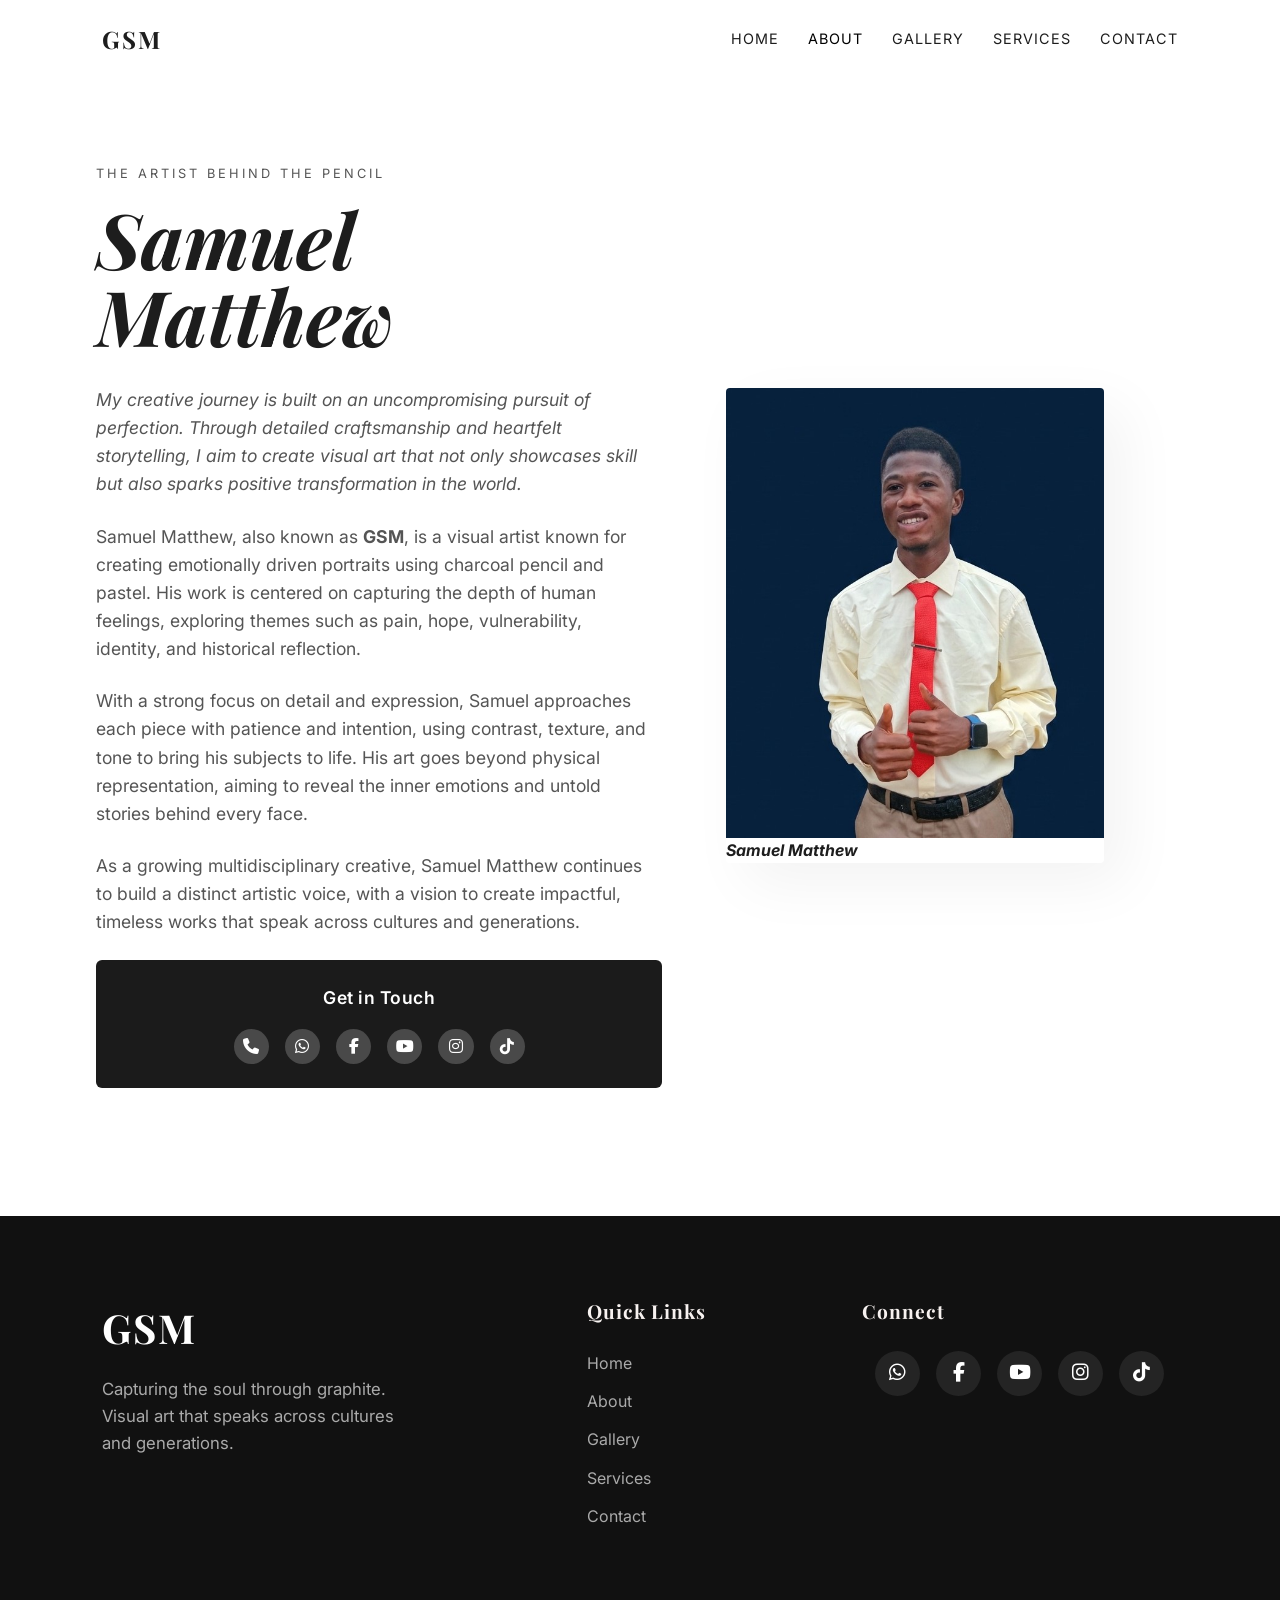
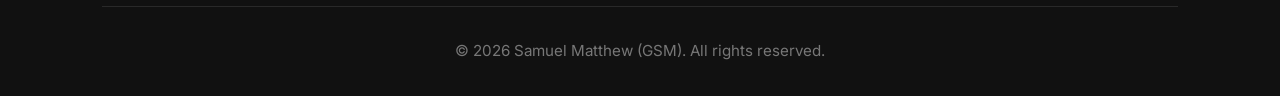
<file: about.html>
<!DOCTYPE html>
<html lang="en">
<head>
    <meta charset="UTF-8">
    <meta name="viewport" content="width=device-width, initial-scale=1.0">
    <title>About | Samuel Matthew (GSM)</title>
    <link rel="stylesheet" href="style.css">
    <!-- Font Awesome for Social Icons -->
    <link rel="stylesheet" href="https://cdnjs.cloudflare.com/ajax/libs/font-awesome/6.4.0/css/all.min.css">
    <link href="https://fonts.googleapis.com/css2?family=Playfair+Display:ital,wght@0,400;1,700&family=Inter:wght@300;400&display=swap" rel="stylesheet">
    <link rel="stylesheet" href="./about.css">
</head>
<body class="about-page">

    <nav class="navbar" aria-label="Main navigation">
        <div class="logo">GSM</div>
        <input type="checkbox" id="nav-toggle" class="nav-toggle-checkbox">
        <label for="nav-toggle" class="nav-toggle">
            <span></span>
        </label>
        <ul class="nav-links">
            <li><a href="index.html">Home</a></li>
            <li><a href="about.html" class="active">About</a></li>
            <li><a href="gallery.html">Gallery</a></li>
            <li><a href="services.html">Services</a></li>
            <li><a href="contact.html">Contact</a></li>
        </ul>
    </nav>

    <main class="about-container">
        <section class="about-hero">
            <div class="about-grid">
                <!-- Text Content -->
                <div class="about-text">
                    <span class="eyebrow">The Artist Behind the Pencil</span>
                    <h1 class="artist-name">Samuel <br>Matthew</h1>
                    <div class="bio-content">
                        <p><i>
                            My creative journey is built on an uncompromising pursuit of perfection. Through detailed craftsmanship and heartfelt storytelling, I aim to create visual art that not only showcases skill but also sparks positive transformation in the world.
                            </i>
                        </p>

                        <p>Samuel Matthew, also known as <strong>GSM</strong>, is a visual artist known for creating emotionally driven portraits using charcoal pencil and pastel. His work is centered on capturing the depth of human feelings, exploring themes such as pain, hope, vulnerability, identity, and historical reflection.</p>
                        <p>With a strong focus on detail and expression, Samuel approaches each piece with patience and intention, using contrast, texture, and tone to bring his subjects to life. His art goes beyond physical representation, aiming to reveal the inner emotions and untold stories behind every face.</p>
                        <p>As a growing multidisciplinary creative, Samuel Matthew continues to build a distinct artistic voice, with a vision to create impactful, timeless works that speak across cultures and generations.</p>
                    </div>

                    <!-- Contact Trigger -->
                    <div class="contact-trigger-wrapper">
                        <a href="contact.html" class="contact-btn">
                            <div class="contact-btn-content">
                                <span>Get in Touch</span>
                                <div class="social-icons">
                                    <div class="social-link">
                                        <i class="fas fa-phone"></i>
                                    </div>
                                    <div class="social-link">
                                        <i class="fab fa-whatsapp"></i>
                                    </div>
                                    <div class="social-link">
                                        <i class="fab fa-facebook-f"></i>
                                    </div>
                                    <div class="social-link">
                                        <i class="fab fa-youtube"></i>
                                    </div>
                                    <div class="social-link">
                                        <i class="fab fa-instagram"></i>
                                    </div>
                                    <div class="social-link">
                                        <i class="fab fa-tiktok"></i>
                                    </div>
                                </div>
                            </div>
                        </a>
                    </div>
                </div>

                <!-- Artist Image with Artistic Effect -->
                <div class="about-image-wrapper">
                    <div class="image-overlay-effect"></div>
                    <img src="./images/IMG-20260501-WA0010.jpg" alt="Samuel Matthew" class="artist-photo">
                    <p><b><i>Samuel Matthew</i></b></p>
                </div>
            </div>
        </section>
    </main>

    <!-- Universal Footer -->
    <footer class="site-footer">
        <div class="footer-content">
            <div class="footer-brand">
                <h2>GSM</h2>
                <p>Capturing the soul through graphite. Visual art that speaks across cultures and generations.</p>
            </div>
            <div class="footer-links">
                <h3>Quick Links</h3>
                <ul>
                    <li><a href="index.html">Home</a></li>
                    <li><a href="about.html">About</a></li>
                    <li><a href="gallery.html">Gallery</a></li>
                    <li><a href="services.html">Services</a></li>
                    <li><a href="contact.html">Contact</a></li>
                </ul>
            </div>
            <div class="footer-social">
                <h3>Connect</h3>
                <div class="social-icons">
                    <a href="https://wa.me/2347067546507" target="_blank" aria-label="WhatsApp"><i class="fab fa-whatsapp"></i></a>
                    <a href="https://www.facebook.com/profile.php?id=61564528710445" target="_blank" aria-label="Facebook"><i class="fab fa-facebook-f"></i></a>
                    <a href="https://youtube.com/@samuelmatthewart?si=2F8xmzko-YSH9A6D" target="_blank" aria-label="YouTube"><i class="fab fa-youtube"></i></a>
                    <a href="https://www.instagram.com/gifted_samuel_matthew?igsh=aW04NDh5dWkyOTN4" target="_blank" aria-label="Instagram"><i class="fab fa-instagram"></i></a>
                    <a href="https://www.tiktok.com/@giftedsamuelmatthew?_r=1&_t=ZS-95QKGXCXVvo" target="_blank" aria-label="TikTok"><i class="fab fa-tiktok"></i></a>
                </div>
            </div>
        </div>
        <div class="footer-bottom">
            <p>&copy; 2026 Samuel Matthew (GSM). All rights reserved.</p>
        </div>
    </footer>

    <script src="https://cdnjs.cloudflare.com/ajax/libs/gsap/3.12.2/gsap.min.js"></script>
    <script src="./about.js"></script>
</body>
</html>
</file>
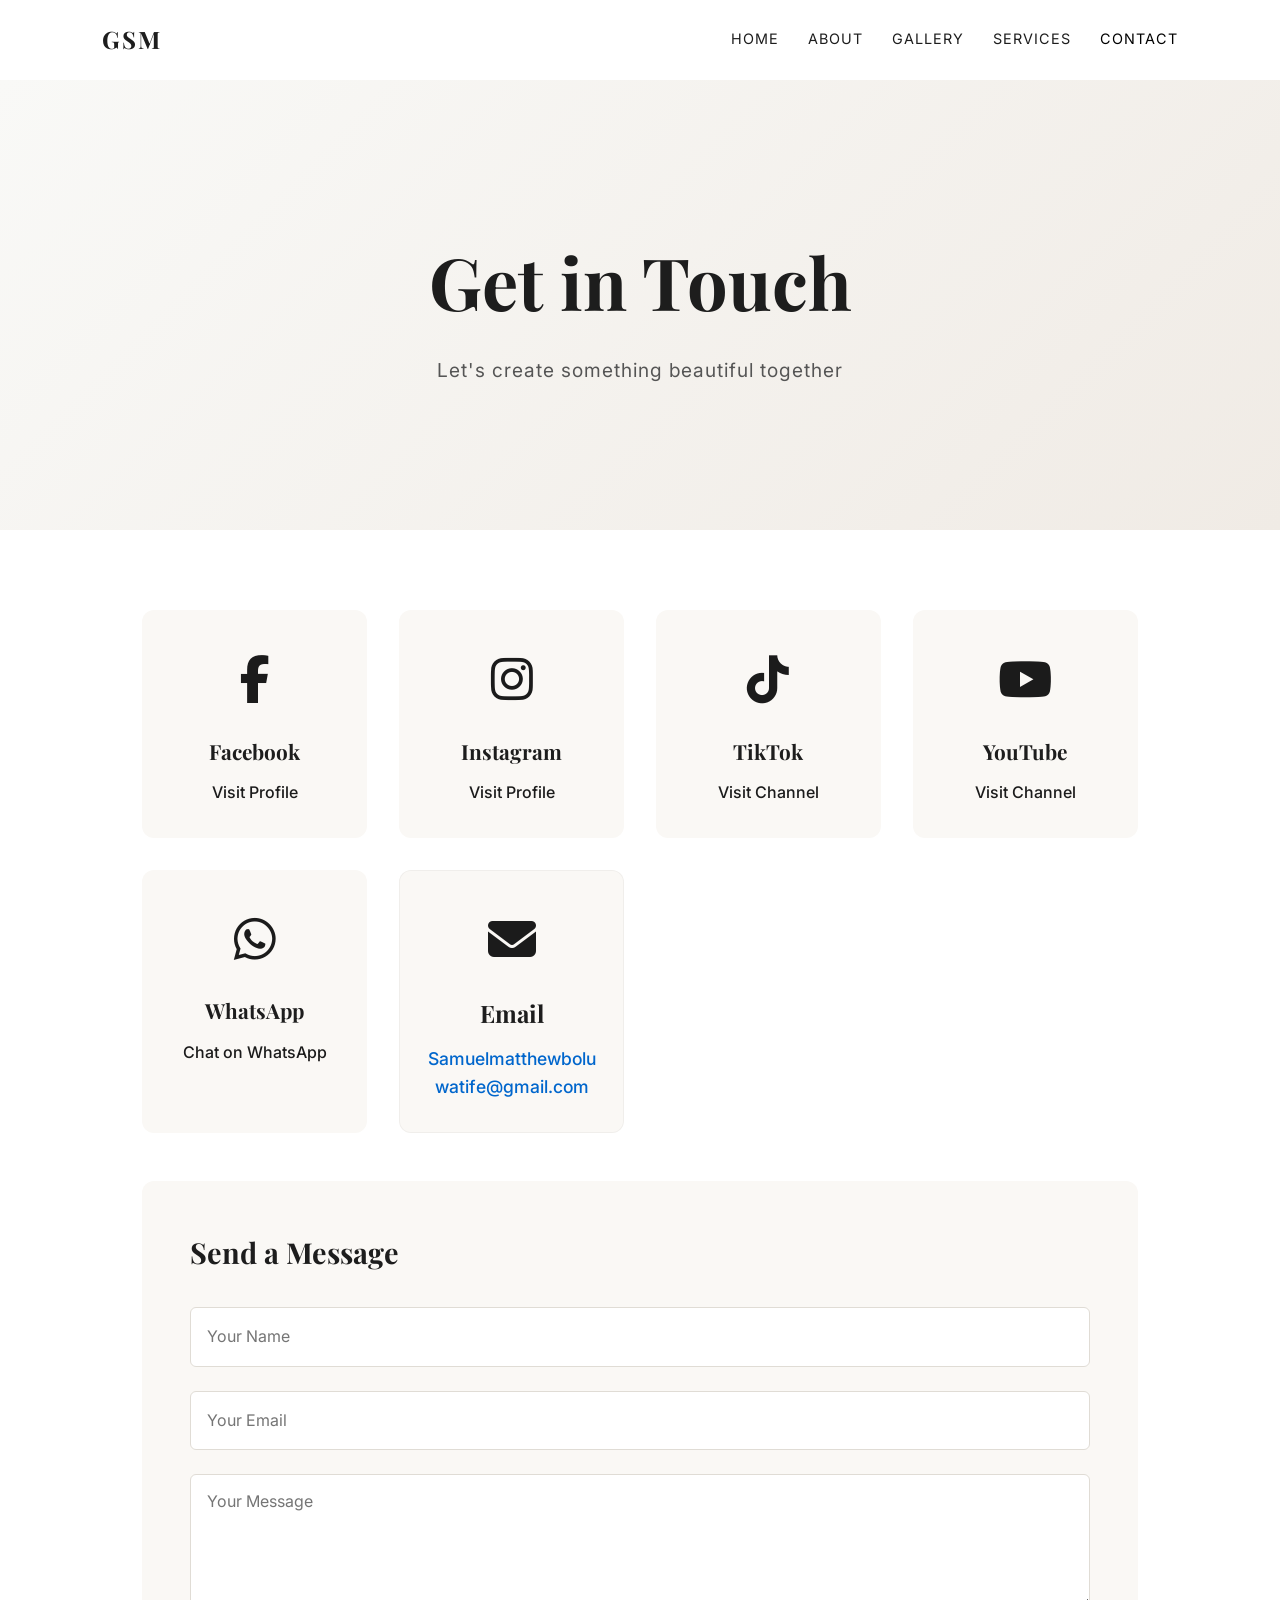
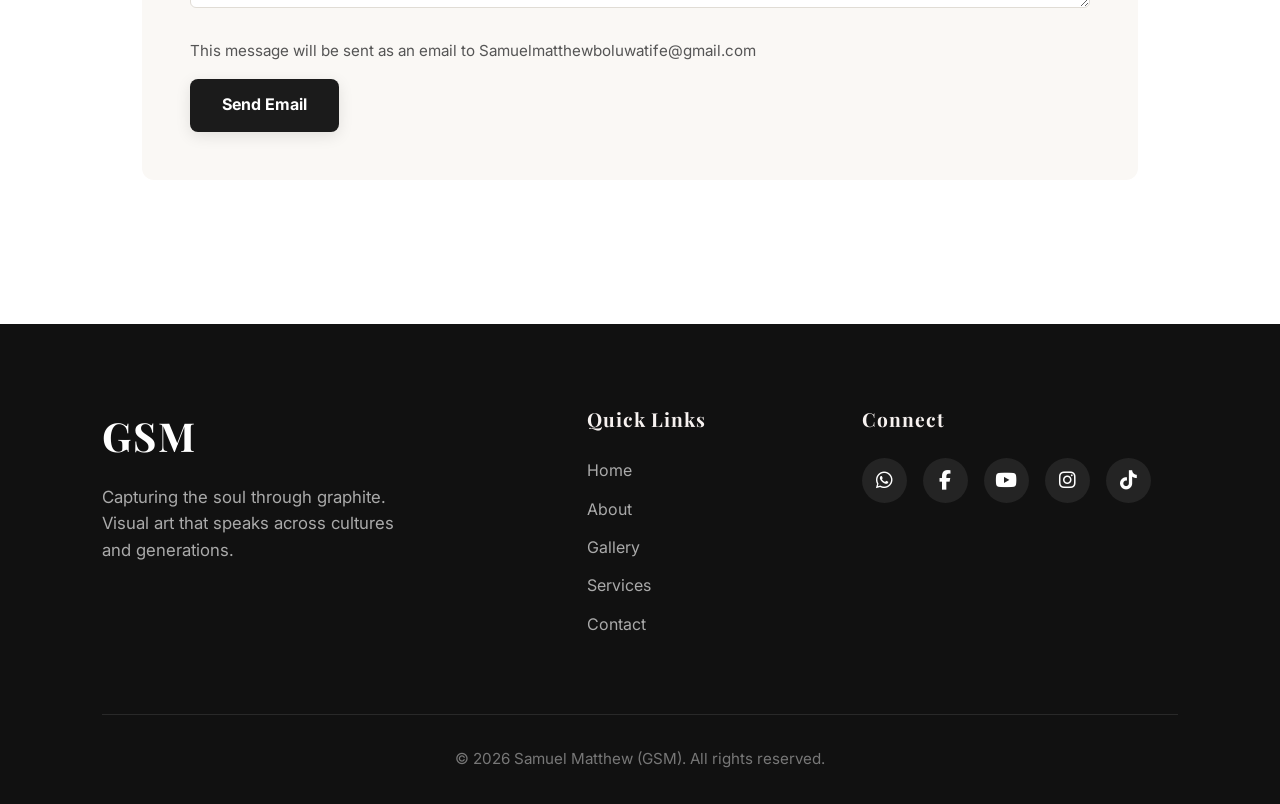
<file: contact.html>
<!DOCTYPE html>
<html lang="en">
<head>
    <meta charset="UTF-8">
    <meta name="viewport" content="width=device-width, initial-scale=1.0">
    <title>Contact | Samuel Matthew (GSM)</title>
    <link rel="stylesheet" href="style.css">
    <link rel="stylesheet" href="https://cdnjs.cloudflare.com/ajax/libs/font-awesome/6.4.0/css/all.min.css">
    <link href="https://fonts.googleapis.com/css2?family=Playfair+Display:ital,wght@0,400;1,700&family=Inter:wght@300;400&display=swap" rel="stylesheet">
    <link rel="stylesheet" href="./contact.css">
</head>
<body class="contact-page">

    <nav class="navbar" aria-label="Main navigation">
        <div class="logo">GSM</div>
        <input type="checkbox" id="nav-toggle" class="nav-toggle-checkbox">
        <label for="nav-toggle" class="nav-toggle">
            <span></span>
        </label>
        <ul class="nav-links">
            <li><a href="index.html">Home</a></li>
            <li><a href="about.html">About</a></li>
            <li><a href="gallery.html">Gallery</a></li>
            <li><a href="services.html">Services</a></li>
            <li><a href="contact.html" class="active">Contact</a></li>
        </ul>
    </nav>

    <main class="contact-container">
        <section class="contact-hero">
            <h1 class="contact-title">Get in Touch</h1>
            <p class="contact-subtitle">Let's create something beautiful together</p>
        </section>

        <section class="contact-content">
            <div class="contact-methods">
                <!-- Facebook -->
                <div class="contact-method">
                    <div class="method-icon">
                        <i class="fab fa-facebook-f"></i>
                    </div>
                    <h3>Facebook</h3>
                    <p><a href="https://www.facebook.com/profile.php?id=61564528710445" target="_blank">Visit Profile</a></p>
                </div>

                <!-- Instagram -->
                <div class="contact-method">
                    <div class="method-icon">
                        <i class="fab fa-instagram"></i>
                    </div>
                    <h3>Instagram</h3>
                    <p><a href="https://www.instagram.com/gifted_samuel_matthew?igsh=aW04NDh5dWkyOTN4" target="_blank">Visit Profile</a></p>
                </div>

                <!-- TikTok -->
                <div class="contact-method">
                    <div class="method-icon">
                        <i class="fab fa-tiktok"></i>
                    </div>
                    <h3>TikTok</h3>
                    <p><a href="https://www.tiktok.com/@giftedsamuelmatthew?_r=1&_t=ZS-95QKGXCXVvo" target="_blank">Visit Channel</a></p>
                </div>

                <!-- YouTube -->
                <div class="contact-method">
                    <div class="method-icon">
                        <i class="fab fa-youtube"></i>
                    </div>
                    <h3>YouTube</h3>
                    <p><a href="https://youtube.com/@samuelmatthewart?si=2F8xmzko-YSH9A6D" target="_blank">Visit Channel</a></p>
                </div>

                <!-- WhatsApp -->
                <div class="contact-method">
                    <div class="method-icon">
                        <i class="fab fa-whatsapp"></i>
                    </div>
                    <h3>WhatsApp</h3>
                    <p><a href="https://wa.me/2347067546507" target="_blank">Chat on WhatsApp</a></p>
                </div>
                <!-- Email Section -->
                 
                <div class="email-section">
                    <div class="email-method">
                        <div class="method-icon">
                            <i class="fas fa-envelope"></i>
                        </div>
                        <h3>Email</h3>
                        <p><a href="https://mail.google.com/mail/?view=cm&fs=1&to=Samuelmatthewboluwatife@gmail.com" target="_blank" rel="noreferrer">Samuelmatthewboluwatife@gmail.com</a></p>
                    </div>
                </div>
            </div>


            <!-- Contact Form -->
            <div class="contact-form-wrapper">
                <h2>Send a Message</h2>
                <form class="contact-form" id="emailForm">
                    <div class="form-group">
                        <input type="text" id="senderName" placeholder="Your Name" required>
                    </div>
                    <div class="form-group">
                        <input type="email" id="senderEmail" placeholder="Your Email" required>
                    </div>
                    <div class="form-group">
                        <textarea id="message" placeholder="Your Message" rows="5" required></textarea>
                    </div>
                    <p class="email-note">This message will be sent as an email to Samuelmatthewboluwatife@gmail.com</p>
                    <button type="submit" class="submit-btn">Send Email</button>
                    <div class="form-status" id="formStatus"></div>
                </form>
            </div>
        </section>
    </main>

    <!-- Universal Footer -->
    <footer class="site-footer">
        <div class="footer-content">
            <div class="footer-brand">
                <h2>GSM</h2>
                <p>Capturing the soul through graphite. Visual art that speaks across cultures and generations.</p>
            </div>
            <div class="footer-links">
                <h3>Quick Links</h3>
                <ul>
                    <li><a href="index.html">Home</a></li>
                    <li><a href="about.html">About</a></li>
                    <li><a href="gallery.html">Gallery</a></li>
                    <li><a href="services.html">Services</a></li>
                    <li><a href="contact.html">Contact</a></li>
                </ul>
            </div>
            <div class="footer-social">
                <h3>Connect</h3>
                <div class="social-icons">
                    <a href="https://wa.me/2347067546507" target="_blank" aria-label="WhatsApp"><i class="fab fa-whatsapp"></i></a>
                    <a href="https://www.facebook.com/profile.php?id=61564528710445" target="_blank" aria-label="Facebook"><i class="fab fa-facebook-f"></i></a>
                    <a href="https://youtube.com/@samuelmatthewart?si=2F8xmzko-YSH9A6D" target="_blank" aria-label="YouTube"><i class="fab fa-youtube"></i></a>
                    <a href="https://www.instagram.com/gifted_samuel_matthew?igsh=aW04NDh5dWkyOTN4" target="_blank" aria-label="Instagram"><i class="fab fa-instagram"></i></a>
                    <a href="https://www.tiktok.com/@giftedsamuelmatthew?_r=1&_t=ZS-95QKGXCXVvo" target="_blank" aria-label="TikTok"><i class="fab fa-tiktok"></i></a>
                </div>
            </div>
        </div>
        <div class="footer-bottom">
            <p>&copy; 2026 Samuel Matthew (GSM). All rights reserved.</p>
        </div>
    </footer>

    <script src="https://cdnjs.cloudflare.com/ajax/libs/gsap/3.12.2/gsap.min.js"></script>
    <script src="./contact.js"></script>
</body>
</html>
</file>
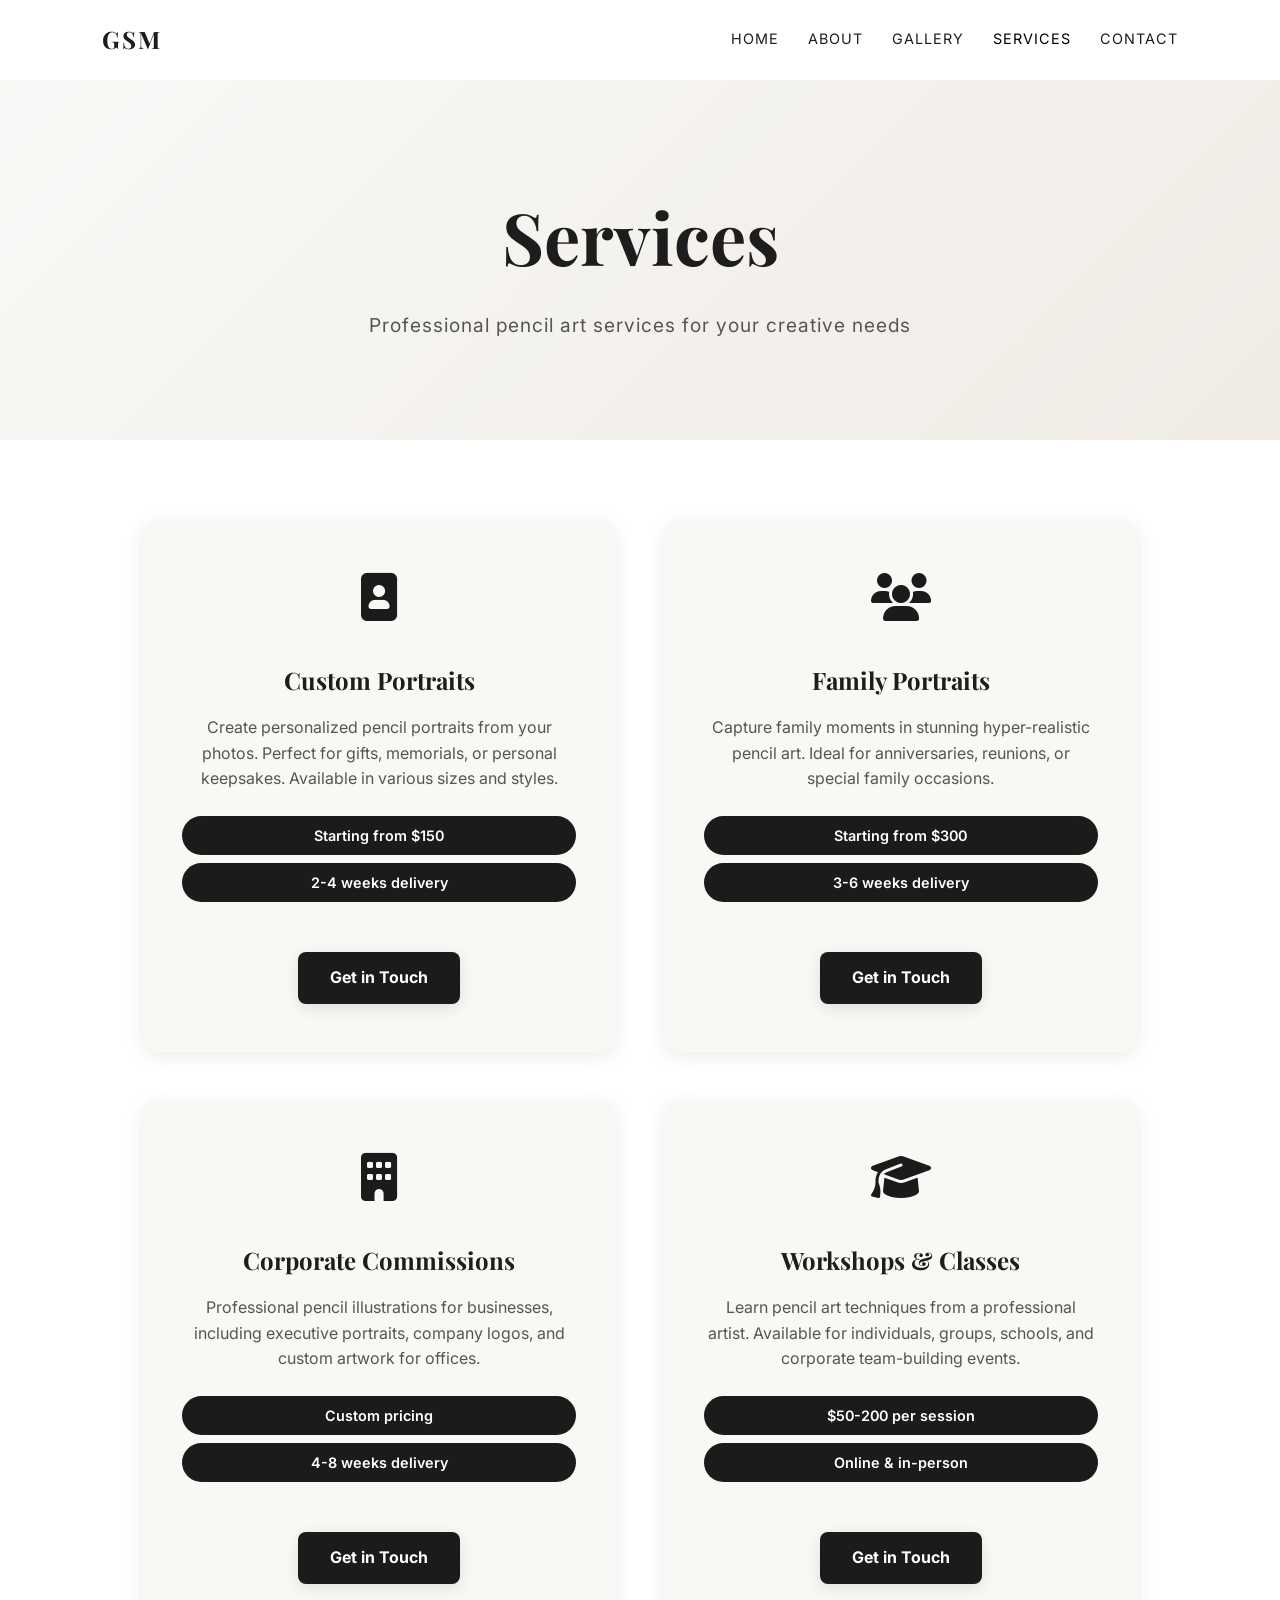
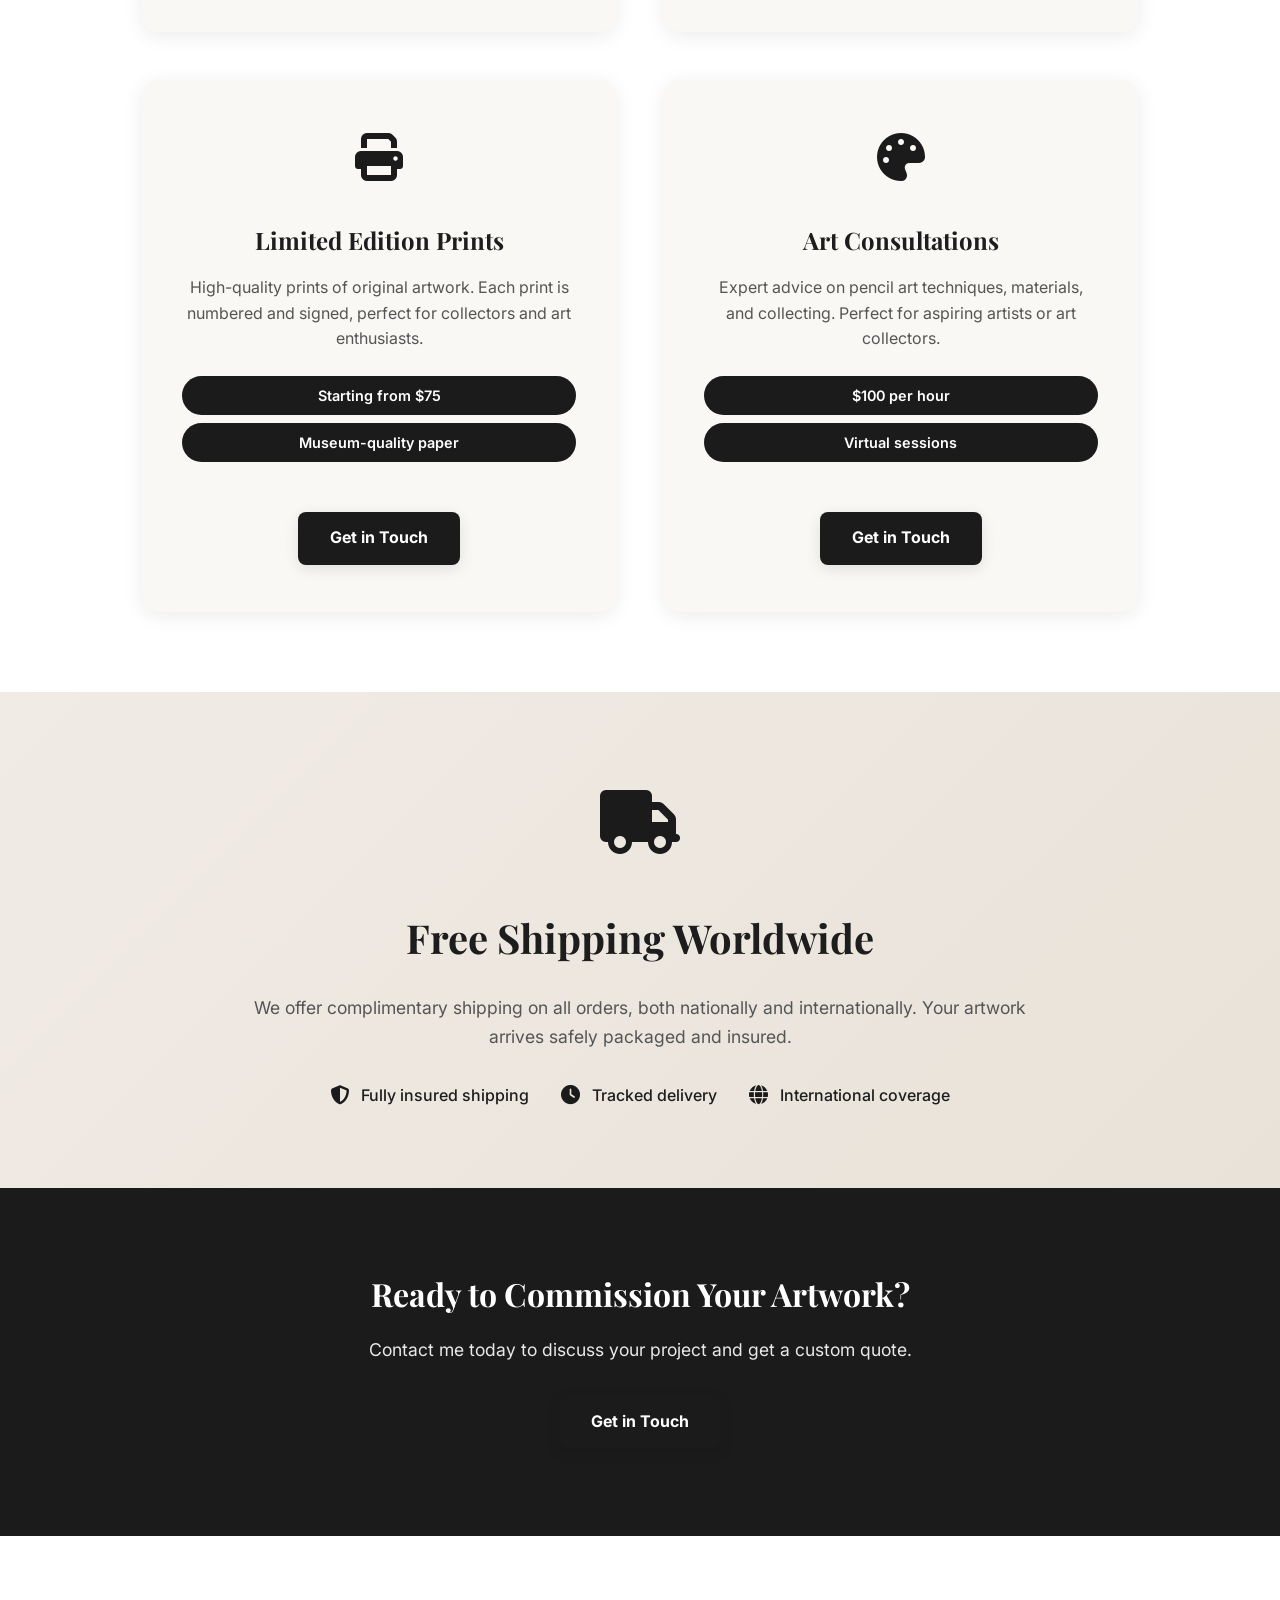
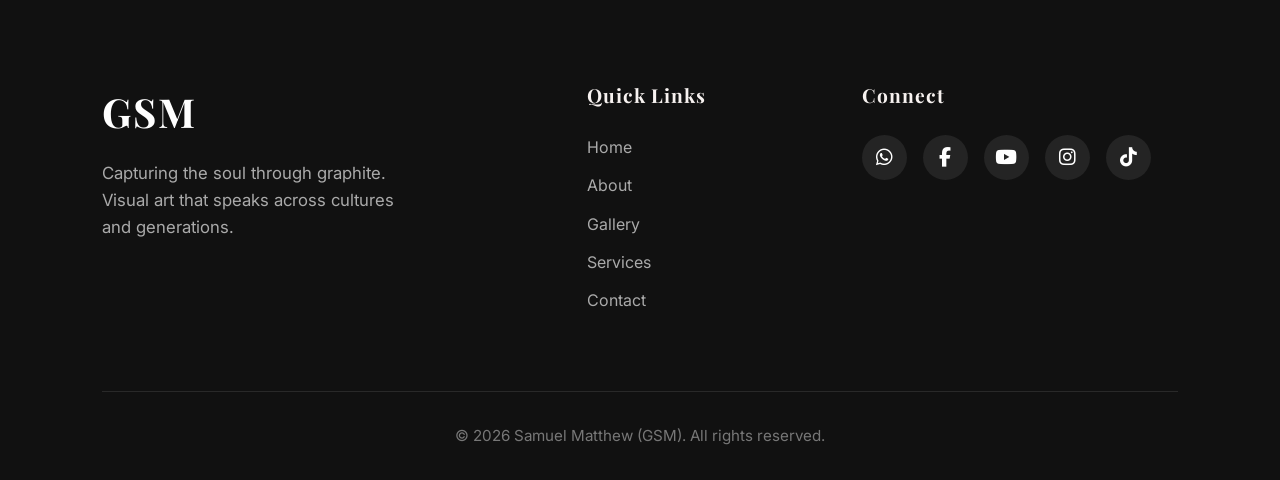
<file: services.html>
<!DOCTYPE html>
<html lang="en">
<head>
    <meta charset="UTF-8">
    <meta name="viewport" content="width=device-width, initial-scale=1.0">
    <title>Services | Samuel Matthew (GSM)</title>
    <link rel="stylesheet" href="style.css">
    <link rel="stylesheet" href="https://cdnjs.cloudflare.com/ajax/libs/font-awesome/6.4.0/css/all.min.css">
    <link href="https://fonts.googleapis.com/css2?family=Playfair+Display:ital,wght@0,400;1,700&family=Inter:wght@300;400&display=swap" rel="stylesheet">
    <link rel="stylesheet" href="./services.css">
</head>
<body class="services-page">

    <nav class="navbar" aria-label="Main navigation">
        <div class="logo">GSM</div>
        <input type="checkbox" id="nav-toggle" class="nav-toggle-checkbox">
        <label for="nav-toggle" class="nav-toggle">
            <span></span>
        </label>
        <ul class="nav-links">
            <li><a href="index.html">Home</a></li>
            <li><a href="about.html">About</a></li>
            <li><a href="gallery.html">Gallery</a></li>
            <li><a href="services.html" class="active">Services</a></li>
            <li><a href="contact.html">Contact</a></li>
        </ul>
    </nav>

    <main class="services-container">
        <section class="services-hero">
            <h1 class="services-title">Services</h1>
            <p class="services-subtitle">Professional pencil art services for your creative needs</p>
        </section>

        <section class="services-grid">
            <div class="service-card">
                <div class="service-icon">
                    <i class="fas fa-portrait"></i>
                </div>
                <h3>Custom Portraits</h3>
                <p>Create personalized pencil portraits from your photos. Perfect for gifts, memorials, or personal keepsakes. Available in various sizes and styles.</p>
                <div class="service-features">
                    <span class="feature">Starting from $150</span>
                    <span class="feature">2-4 weeks delivery</span>
                </div>
                <br>
                    <a href="contact.html" class="cta-button"  style="background: var(--accent-dark); color: white; padding: 0.75rem 2rem; border: none; border-radius: 8px; font-size: 1rem; font-weight: 600; cursor: pointer; margin-top: 1.5rem; transition: background 0.3s ease, transform 0.2s ease;">Get in Touch</a>            </div>

            <div class="service-card">
                <div class="service-icon">
                    <i class="fas fa-users"></i>
                </div>
                <h3>Family Portraits</h3>
                <p>Capture family moments in stunning hyper-realistic pencil art. Ideal for anniversaries, reunions, or special family occasions.</p>
                <div class="service-features">
                    <span class="feature">Starting from $300</span>
                    <span class="feature">3-6 weeks delivery</span>
                </div>
                <br>
                    <a href="contact.html" class="cta-button"  style="background: var(--accent-dark); color: white; padding: 0.75rem 2rem; border: none; border-radius: 8px; font-size: 1rem; font-weight: 600; cursor: pointer; margin-top: 1.5rem; transition: background 0.3s ease, transform 0.2s ease;">Get in Touch</a>   
            </div>

            <div class="service-card">
                <div class="service-icon">
                    <i class="fas fa-building"></i>
                </div>
                <h3>Corporate Commissions</h3>
                <p>Professional pencil illustrations for businesses, including executive portraits, company logos, and custom artwork for offices.</p>
                <div class="service-features">
                    <span class="feature">Custom pricing</span>
                    <span class="feature">4-8 weeks delivery</span>
                </div>
                <br>
                    <a href="contact.html" class="cta-button"  style="background: var(--accent-dark); color: white; padding: 0.75rem 2rem; border: none; border-radius: 8px; font-size: 1rem; font-weight: 600; cursor: pointer; margin-top: 1.5rem; transition: background 0.3s ease, transform 0.2s ease;">Get in Touch</a>   
            </div>

            <div class="service-card">
                <div class="service-icon">
                    <i class="fas fa-graduation-cap"></i>
                </div>
                <h3>Workshops & Classes</h3>
                <p>Learn pencil art techniques from a professional artist. Available for individuals, groups, schools, and corporate team-building events.</p>
                <div class="service-features">
                    <span class="feature">$50-200 per session</span>
                    <span class="feature">Online & in-person</span>
                </div>
                <br>
                    <a href="contact.html" class="cta-button"  style="background: var(--accent-dark); color: white; padding: 0.75rem 2rem; border: none; border-radius: 8px; font-size: 1rem; font-weight: 600; cursor: pointer; margin-top: 1.5rem; transition: background 0.3s ease, transform 0.2s ease;">Get in Touch</a>   
            </div>

            <div class="service-card">
                <div class="service-icon">
                    <i class="fas fa-print"></i>
                </div>
                <h3>Limited Edition Prints</h3>
                <p>High-quality prints of original artwork. Each print is numbered and signed, perfect for collectors and art enthusiasts.</p>
                <div class="service-features">
                    <span class="feature">Starting from $75</span>
                    <span class="feature">Museum-quality paper</span>
                </div>
                <br>
                    <a href="contact.html" class="cta-button"  style="background: var(--accent-dark); color: white; padding: 0.75rem 2rem; border: none; border-radius: 8px; font-size: 1rem; font-weight: 600; cursor: pointer; margin-top: 1.5rem; transition: background 0.3s ease, transform 0.2s ease;">Get in Touch</a>   
            </div>

            <div class="service-card">
                <div class="service-icon">
                    <i class="fas fa-palette"></i>
                </div>
                <h3>Art Consultations</h3>
                <p>Expert advice on pencil art techniques, materials, and collecting. Perfect for aspiring artists or art collectors.</p>
                <div class="service-features">
                    <span class="feature">$100 per hour</span>
                    <span class="feature">Virtual sessions</span>
                </div>
                 <br>
                    <a href="contact.html" class="cta-button" style="background: var(--accent-dark); color: white; padding: 0.75rem 2rem; border: none; border-radius: 8px; font-size: 1rem; font-weight: 600; cursor: pointer; margin-top: 1.5rem; transition: background 0.3s ease, transform 0.2s ease;">Get in Touch</a>   
            </div>
        </section>

        <section class="shipping-section">
            <div class="shipping-content">
                <div class="shipping-icon">
                    <i class="fas fa-truck"></i>
                </div>
                <h3>Free Shipping Worldwide</h3>
                <p>We offer complimentary shipping on all orders, both nationally and internationally. Your artwork arrives safely packaged and insured.</p>
                <div class="shipping-features">
                    <div class="feature-item">
                        <i class="fas fa-shield-alt"></i>
                        <span>Fully insured shipping</span>
                    </div>
                    <div class="feature-item">
                        <i class="fas fa-clock"></i>
                        <span>Tracked delivery</span>
                    </div>
                    <div class="feature-item">
                        <i class="fas fa-globe"></i>
                        <span>International coverage</span>
                    </div>
                </div>
            </div>
        </section>

        <section class="cta-section">
            <div class="cta-content">
                <h3>Ready to Commission Your Artwork?</h3>
                <p>Contact me today to discuss your project and get a custom quote.</p>
                <a href="contact.html" class="cta-button">Get in Touch</a>
            </div>
        </section>
    </main>

    <!-- Universal Footer -->
    <footer class="site-footer">
        <div class="footer-content">
            <div class="footer-brand">
                <h2>GSM</h2>
                <p>Capturing the soul through graphite. Visual art that speaks across cultures and generations.</p>
            </div>
            <div class="footer-links">
                <h3>Quick Links</h3>
                <ul>
                    <li><a href="index.html">Home</a></li>
                    <li><a href="about.html">About</a></li>
                    <li><a href="gallery.html">Gallery</a></li>
                    <li><a href="services.html">Services</a></li>
                    <li><a href="contact.html">Contact</a></li>
                </ul>
            </div>
            <div class="footer-social">
                <h3>Connect</h3>
                <div class="social-icons">
                    <a href="https://wa.me/2347067546507" target="_blank" aria-label="WhatsApp"><i class="fab fa-whatsapp"></i></a>
                    <a href="https://www.facebook.com/profile.php?id=61564528710445" target="_blank" aria-label="Facebook"><i class="fab fa-facebook-f"></i></a>
                    <a href="https://youtube.com/@samuelmatthewart?si=2F8xmzko-YSH9A6D" target="_blank" aria-label="YouTube"><i class="fab fa-youtube"></i></a>
                    <a href="https://www.instagram.com/gifted_samuel_matthew?igsh=aW04NDh5dWkyOTN4" target="_blank" aria-label="Instagram"><i class="fab fa-instagram"></i></a>
                    <a href="https://www.tiktok.com/@giftedsamuelmatthew?_r=1&_t=ZS-95QKGXCXVvo" target="_blank" aria-label="TikTok"><i class="fab fa-tiktok"></i></a>
                </div>
            </div>
        </div>
        <div class="footer-bottom">
            <p>&copy; 2026 Samuel Matthew (GSM). All rights reserved.</p>
        </div>
    </footer>

    <script src="https://cdnjs.cloudflare.com/ajax/libs/gsap/3.12.2/gsap.min.js"></script>
    <script src="./services.js"></script>
</body>
</html>
</file>
<file: style.css>
:root {
    --bg-color: #f9f9f7;
    --text-main: #1d1d1d;
    --text-muted: #555;
    --accent: #f1ece8;
    --accent-dark: #1b1b1b;
    --font-serif: 'Playfair Display', serif;
    --font-sans: 'Inter', sans-serif;
    --hero-overlay: rgba(0, 0, 0, 0.45);
}

* {
    margin: 0;
    padding: 0;
    box-sizing: border-box;
}

html {
    scroll-behavior: smooth;
}

body {
    min-height: 100%;
    background-color: var(--bg-color);
    color: var(--text-main);
    font-family: var(--font-sans);
    overflow-x: hidden;
    line-height: 1.6;
}

img {
    display: block;
    max-width: 100%;
}

button,
input {
    font: inherit;
}

/* Navbar */
.navbar {
    position: fixed;
    top: 0;
    left: 0;
    right: 0;
    z-index: 100;
    display: flex;
    align-items: center;
    justify-content: space-between;
    padding: 1.25rem 8%;
    background: rgba(255, 255, 255, 0.92);
    backdrop-filter: blur(14px);
}

.logo {
    font-family: var(--font-serif);
    font-weight: 700;
    font-size: 1.5rem;
    letter-spacing: 2px;
}

.nav-links {
    display: flex;
    align-items: center;
    list-style: none;
    gap: 1.8rem;
}

.nav-links a {
    display: inline-block;
    text-decoration: none;
    color: var(--text-main);
    font-size: 0.9rem;
    text-transform: uppercase;
    letter-spacing: 1px;
    transition: color 0.25s ease;
}

.nav-links a:hover,
.nav-links a.active {
    color: #000;
}

.nav-toggle-checkbox {
    display: none;
}

.nav-toggle {
    display: none;
    width: 2.2rem;
    height: 2rem;
    cursor: pointer;
    position: relative;
}

.nav-toggle span,
.nav-toggle span::before,
.nav-toggle span::after {
    content: '';
    position: absolute;
    left: 0;
    width: 100%;
    height: 2px;
    background: var(--text-main);
    transition: transform 0.3s ease;
}

.nav-toggle span {
    top: 50%;
    transform: translateY(-50%);
}

.nav-toggle span::before {
    top: -8px;
}

.nav-toggle span::after {
    bottom: -8px;
}

.nav-toggle-checkbox:checked + .nav-toggle span {
    background: transparent;
}

.nav-toggle-checkbox:checked + .nav-toggle span::before {
    transform: translateY(8px) rotate(45deg);
}

.nav-toggle-checkbox:checked + .nav-toggle span::after {
    transform: translateY(-8px) rotate(-45deg);
}

/* Hero Section */
.hero {
    min-height: 100vh;
    display: flex;
    align-items: center;
    justify-content: center;
    text-align: center;
    padding: 7rem 10% 4rem;
    background-image: linear-gradient(var(--hero-overlay), var(--hero-overlay)), url(./images/IMG_0691.jpg);
    background-size: cover;
    background-position: center;
    background-repeat: no-repeat;
}

.hero-content {
    max-width: 900px;
    width: 100%;
}

.hero-title {
    font-family: var(--font-serif);
    font-size: clamp(3rem, 9vw, 7rem);
    line-height: 0.95;
    text-transform: uppercase;
}

.hero-title .samuel,
.hero-title .indent {
    display: block;
}

.indent {
    margin-top: 0.2em;
    font-style: italic;
    color: #f7f2f0;
}

.samuel {
    color: #d0c9c6;
    font-style: italic;
}

.hero-subtitle {
    margin-top: 1.75rem;
    font-size: clamp(1rem, 2.5vw, 1.25rem);
    letter-spacing: 4px;
    text-transform: uppercase;
    color: #faf7f4;
}

.scroll-indicator {
    display: inline-flex;
    margin-top: 2.5rem;
    padding: 0.95rem 1.6rem;
    border-radius: 999px;
    text-decoration: none;
    color: #fff;
    font-weight: 700;
    letter-spacing: 1px;
    border: 1px solid rgba(255, 255, 255, 0.85);
    background: rgba(255, 255, 255, 0.1);
    transition: transform 0.25s ease, background 0.25s ease;
}

.scroll-indicator:hover {
    transform: translateY(-2px);
    background: rgba(255, 255, 255, 0.2);
}

/* Description */
.description-section {
    padding: 8rem 10% 4rem;
    max-width: 1200px;
    margin: 0 auto;
    color: var(--text-main);
}

.reveal-text {
    font-family: var(--font-serif);
    font-size: clamp(2.25rem, 4vw, 3.5rem);
    margin-bottom: 1.5rem;
}

.reveal-p {
    font-size: clamp(1rem, 1.2vw, 1.15rem);
    max-width: 720px;
    color: var(--text-muted);
}

.showcase-section {
    padding: 2rem 10% 2rem;
}

#showCase {
    font-family: var(--font-serif);
    font-size: 1.3rem;
    color: var(--text-main);
    text-align: center;
}

.showcase-video {
    width: min(340px, 90%);
    aspect-ratio: 9 / 16;
    margin: 1.5rem auto 0;
    display: block;
    border-radius: 24px;
    object-fit: cover;
    box-shadow: 0 24px 60px rgba(0, 0, 0, 0.12);
    background: #000;
}

/* Gallery Grid */
.gallery-grid {
    padding: 0 10% 6rem;
}

.grid-container {
    display: grid;
    grid-template-columns: repeat(auto-fill, minmax(280px, 1fr));
    grid-auto-rows: 220px;
    gap: 24px;
}

.grid-item {
    overflow: hidden;
    border-radius: 16px;
    background: #f2efe9;
    height: 100%;
}

.grid-item img {
    width: 100%;
    height: 100%;
    object-fit: cover;
    filter: grayscale(100%);
    transition: filter 0.6s ease, transform 0.6s ease;
}

.grid-item:hover img {
    filter: grayscale(0%);
    transform: scale(1.05);
}

.tall {
    grid-row: span 2;
}

/* Responsive adjustments */
@media (max-width: 1024px) {
    .navbar {
        padding: 1rem 6%;
    }

    .hero {
        padding-top: 7rem;
    }

    .description-section,
    .gallery-grid,
    .showcase-section {
        padding-left: 6%;
        padding-right: 6%;
    }

    .grid-container {
        gap: 22px;
    }
}

@media (max-width: 860px) {
    .grid-container {
        gap: 20px;
    }
    .navbar {
        padding: 1rem 5%;
    }

    .nav-toggle {
        display: inline-flex;
        align-items: center;
        justify-content: center;
    }

    .nav-links {
        position: absolute;
        top: 100%;
        right: 0;
        left: 0;
        background: rgba(255, 255, 255, 0.98);
        flex-direction: column;
        align-items: stretch;
        gap: 0;
        overflow: hidden;
        max-height: 0;
        opacity: 0;
        pointer-events: none;
        transition: max-height 0.35s ease, opacity 0.35s ease;
        border-bottom: 1px solid rgba(0, 0, 0, 0.06);
    }

    .nav-links li {
        width: 100%;
    }

    .nav-links a {
        padding: 1rem 1.5rem;
        width: 100%;
        display: block;
        border-top: 1px solid rgba(0, 0, 0, 0.05);
    }

    .nav-toggle-checkbox:checked + .nav-toggle + .nav-links {
        max-height: 320px;
        opacity: 1;
        pointer-events: auto;
    }

    .hero {
        padding: 7.5rem 5% 4rem;
    }

    .hero-title {
        font-size: clamp(2.5rem, 12vw, 5rem);
    }

    .hero-subtitle {
        letter-spacing: 2px;
    }

    .reveal-text {
        font-size: clamp(2rem, 7vw, 3rem);
    }
}

@media (max-width: 640px) {
    .hero {
        padding: 6rem 4% 3rem;
    }

    .nav-links {
        max-height: 380px;
    }

    .hero-title {
        line-height: 1.05;
    }

    .indent {
        margin-top: 0.25em;
    }

    .description-section {
        padding: 6rem 4rem 3rem;
    }

    .gallery-grid {
        padding: 0 4rem 4rem;
    }

    .grid-container {
        grid-template-columns: 1fr;
        gap: 26px;
        grid-auto-rows: auto;
    }

    .grid-item {
        height: 280px;
    }

    .tall {
        grid-row: span 1;
        min-height: 440px;
        height: 440px;
    }
}

/* --- Universal Footer Styling --- */
.site-footer {
    background: #111;
    color: #fff;
    padding: 5rem 8% 2rem;
    font-family: var(--font-sans);
    margin-top: 4rem;
}

.footer-content {
    display: grid;
    grid-template-columns: 2fr 1fr 1.5fr;
    gap: 4rem;
    margin-bottom: 4rem;
    max-width: 1200px;
    margin-left: auto;
    margin-right: auto;
}

.footer-brand h2 {
    font-family: var(--font-serif);
    font-size: 2.5rem;
    margin-bottom: 1rem;
    letter-spacing: 2px;
}

.footer-brand p {
    color: #aaa;
    font-size: 1.05rem;
    max-width: 320px;
    line-height: 1.6;
}

.footer-links h3, .footer-social h3 {
    font-family: var(--font-serif);
    font-size: 1.2rem;
    margin-bottom: 1.5rem;
    letter-spacing: 1px;
    color: #f7f2f0;
}

.footer-links ul {
    list-style: none;
    padding: 0;
}

.footer-links li {
    margin-bottom: 0.8rem;
}

.footer-links a {
    color: #aaa;
    text-decoration: none;
    transition: color 0.3s ease;
    font-size: 1rem;
}

.footer-links a:hover {
    color: #fff;
}

.footer-social .social-icons {
    display: flex;
    flex-wrap: wrap;
    gap: 1rem;
}

.footer-social .social-icons a {
    display: inline-flex;
    align-items: center;
    justify-content: center;
    width: 45px;
    height: 45px;
    border-radius: 50%;
    background: rgba(255,255,255,0.08);
    color: #fff;
    text-decoration: none;
    font-size: 1.2rem;
    transition: background 0.3s ease, transform 0.3s ease;
}

.footer-social .social-icons a:hover {
    background: #fff;
    color: #111;
    transform: translateY(-3px);
}

.footer-bottom {
    text-align: center;
    padding-top: 2rem;
    border-top: 1px solid rgba(255,255,255,0.1);
    color: #777;
    font-size: 0.95rem;
    max-width: 1200px;
    margin: 0 auto;
}

@media (max-width: 992px) {
    .footer-content {
        grid-template-columns: 1fr 1fr;
        gap: 3rem;
    }
}

@media (max-width: 640px) {
    .site-footer {
        padding: 4rem 5% 2rem;
    }
    .footer-content {
        grid-template-columns: 1fr;
        text-align: center;
        gap: 2.5rem;
    }
    .footer-brand p {
        margin: 0 auto;
    }
    .footer-social .social-icons {
        justify-content: center;
    }
}

/* --- Shimmering Button Styles --- */
@keyframes waveShimmer {
    0% {
        transform: translateX(-150%) skewX(-20deg);
    }
    15% {
        transform: translateX(200%) skewX(-20deg);
    }
    100% {
        transform: translateX(200%) skewX(-20deg);
    }
}

.cta-button,
.submit-btn {
    position: relative;
    overflow: hidden;
    background-color: var(--accent-dark) !important;
    background-image: none !important;
    color: #fff !important;
    font-weight: 700 !important;
    border-radius: 8px !important;
    padding: 0.85rem 2rem !important;
    border: none !important;
    cursor: pointer;
    transition: transform 0.3s ease, box-shadow 0.3s ease !important;
    box-shadow: 0 4px 15px rgba(0,0,0,0.1) !important;
    display: inline-flex;
    align-items: center;
    justify-content: center;
    text-decoration: none;
    z-index: 1;
}

.cta-button::after,
.submit-btn::after {
    content: '';
    position: absolute;
    top: 0;
    left: 0;
    width: 50%;
    height: 100%;
    background: linear-gradient(
        to right,
        rgba(255, 255, 255, 0) 0%,
        rgba(255, 255, 255, 0.25) 50%,
        rgba(255, 255, 255, 0) 100%
    );
    transform: translateX(-150%) skewX(-20deg);
    animation: waveShimmer 2.5s infinite linear;
    pointer-events: none;
    z-index: -1;
}

.cta-button:hover,
.submit-btn:hover {
    transform: translateY(-3px) !important;
    box-shadow: 0 8px 25px rgba(0,0,0,0.2) !important;
}
</file>
<file: about.css>
/* About Page Specifics */
.about-page {
    background-color: #fff; /* Slightly cleaner white for the bio */
}

.about-container {
    padding-top: 100px;
    min-height: 100vh;
    display: flex;
    align-items: center;
}

.about-grid {
    display: grid;
    grid-template-columns: 1.2fr 0.8fr;
    gap: 4rem;
    max-width: 1200px;
    margin: 0 auto;
    padding: 4rem 8%;
    align-items: center;
}

.eyebrow {
    text-transform: uppercase;
    letter-spacing: 3px;
    font-size: 0.8rem;
    color: var(--text-muted);
    display: block;
    margin-bottom: 1rem;
}

.artist-name {
    font-family: var(--font-serif);
    font-size: clamp(3rem, 6vw, 5rem);
    line-height: 1;
    margin-bottom: 2rem;
    font-style: italic;
}

.bio-content p {
    margin-bottom: 1.5rem;
    font-size: 1.1rem;
    color: var(--text-muted);
    max-width: 550px;
}

/* Image Vanish Effect */
.about-image-wrapper {
    position: relative;
    overflow: hidden;
    border-radius: 4px;
    box-shadow: 20px 20px 60px rgba(0,0,0,0.05);
}

.artist-photo {
    width: 100%;
    height: auto;
    transition: filter 0.8s ease;
}

/* The 'Vanish' Overlay */
.image-overlay-effect {
    position: absolute;
    top: 0;
    left: 0;
    width: 100%;
    height: 100%;
    /* background: linear-gradient(to right, transparent, rgba(255,255,255,0.8)); */
    pointer-events: none;
    z-index: 2;
}

/* Animated Contact Button */
.contact-btn {
    padding: 1.5rem 2.5rem;
    background: var(--accent-dark);
    color: white;
    border: none;
    cursor: pointer;
    font-family: var(--font-sans);
    font-weight: 600;
    transition: all 0.3s ease;
    display: flex;
    align-items: center;
    justify-content: center;
    border-radius: 6px;
    text-decoration: none;
}

.contact-btn-content {
    display: flex;
    flex-direction: column;
    align-items: center;
    gap: 1rem;
}

.contact-btn span {
    display: block;
    font-size: 1.1rem;
    letter-spacing: 0.5px;
}

.social-icons {
    display: flex;
    gap: 1rem;
    justify-content: center;
    flex-wrap: wrap;
}

.social-link {
    display: inline-flex;
    align-items: center;
    justify-content: center;
    width: 2.2rem;
    height: 2.2rem;
    background: rgba(255, 255, 255, 0.2);
    color: white;
    border-radius: 50%;
    transition: all 0.3s ease;
    text-decoration: none;
    font-size: 1rem;
}

.social-link:hover {
    background: rgba(255, 255, 255, 0.35);
    transform: translateY(-3px);
    color: #faf7f4;
}

.contact-btn:hover {
    background: #000;
    transform: translateY(-2px);
    box-shadow: 0 8px 24px rgba(0, 0, 0, 0.25);
}

/* Responsive */
@media (max-width: 992px) {
    .about-grid {
        grid-template-columns: 1fr;
        text-align: center;
    }
    .bio-content p {
        margin: 0 auto 1.5rem;
    }
    .about-image-wrapper {
        order: -1;
        max-width: 400px;
        margin: 0 auto 3rem;
    }
    .contact-trigger-wrapper {
        display: flex;
        justify-content: center;
    }
}
</file>
<file: contact.css>
/* Contact Page Specifics */
.contact-page {
    background-color: #fff;
}

.contact-container {
    padding-top: 80px;
    min-height: 100vh;
}

/* Contact Hero */
.contact-hero {
    height: 50vh;
    display: flex;
    flex-direction: column;
    align-items: center;
    justify-content: center;
    text-align: center;
    background: linear-gradient(135deg, #f9f9f7 0%, #f0ebe5 100%);
    padding: 4rem 8%;
}

.contact-title {
    font-family: var(--font-serif);
    font-size: clamp(2.5rem, 6vw, 4.5rem);
    margin-bottom: 1rem;
    color: var(--text-main);
}

.contact-subtitle {
    font-size: clamp(1rem, 2vw, 1.2rem);
    color: var(--text-muted);
    letter-spacing: 1px;
}

/* Contact Content */
.contact-content {
    max-width: 1200px;
    margin: 0 auto;
    padding: 5rem 8%;
    display: flex;
    flex-direction: column;
    gap: 3rem;
}

/* Contact Methods */
.contact-methods {
    display: grid;
    grid-template-columns: repeat(auto-fit, minmax(200px, 1fr));
    gap: 2rem;
}

.contact-method {
    text-align: center;
    padding: 2rem 1.5rem;
    border-radius: 12px;
    background: #faf8f5;
    transition: all 0.3s ease;
}

.contact-method:hover {
    background: #f2efe9;
    transform: translateY(-4px);
}

.method-icon {
    font-size: 3rem;
    color: var(--accent-dark);
    margin-bottom: 1rem;
}

.contact-method h3 {
    font-family: var(--font-serif);
    font-size: 1.3rem;
    margin-bottom: 0.75rem;
    color: var(--text-main);
}

.contact-method p {
    margin: 0;
}

.contact-method a {
    color: var(--accent-dark);
    text-decoration: none;
    transition: color 0.25s ease;
    font-weight: 500;
}

.contact-method a:hover {
    color: #000;
}

/* Email Section */
.email-section {
    display: grid;
    justify-content: center;
}

.email-method {
    max-width: 100%;
    width: 200%;
    text-align: center;
    padding: 2rem 1.5rem;
    border-radius: 12px;
    background: #faf8f5;
    transition: all 0.3s ease;
    box-shadow: inset 0 0 0 1px rgba(0, 0, 0, 0.04);
}

.email-method:hover {
    background: #f2efe9;
    transform: translateY(-4px);
}

.email-method .method-icon {
    font-size: 3rem;
    color: var(--accent-dark);
    margin-bottom: 1rem;
}

.email-method h3 {
    font-family: var(--font-serif);
    font-size: 1.5rem;
    margin-bottom: 0.75rem;
    color: var(--text-main);
}

.email-method p {
    margin: 0;
    word-break: break-all;
}

.email-method a {
    color: #0066cc;
    text-decoration: none;
    transition: color 0.25s ease;
    font-weight: 500;
    font-size: 1.1rem;
}

.email-method a:hover {
    color: #0052a3;
}

/* Contact Form */
.contact-form-wrapper {
    background: #faf8f5;
    padding: 3rem;
    border-radius: 12px;
}

.contact-form-wrapper h2 {
    font-family: var(--font-serif);
    font-size: 1.8rem;
    margin-bottom: 2rem;
    color: var(--text-main);
}

.form-group {
    margin-bottom: 1.5rem;
}

.form-group input,
.form-group textarea {
    width: 100%;
    padding: 1rem;
    border: 1px solid #e0dcd5;
    border-radius: 6px;
    font-family: var(--font-sans);
    font-size: 1rem;
    transition: border-color 0.3s ease;
    background: white;
}

.form-group input:focus,
.form-group textarea:focus {
    outline: none;
    border-color: var(--accent-dark);
}

    .email-note {
        margin: 0 0 1rem;
        font-size: 0.95rem;
        color: #555;
        line-height: 1.5;
    }


.form-status {
    margin-top: 1rem;
    padding: 0.75rem;
    text-align: center;
    border-radius: 6px;
    font-weight: 500;
    display: none;
}

.form-status.success {
    display: block;
    background: #d4edda;
    color: #155724;
    border: 1px solid #c3e6cb;
}

.form-status.pending {
    display: block;
    background: #fff3cd;
    color: #856404;
    border: 1px solid #ffeeba;
}

.form-status.error {
    display: block;
    background: #f8d7da;
    color: #721c24;
    border: 1px solid #f5c6cb;
}

/* Responsive */
@media (max-width: 992px) {
    .contact-content {
        grid-template-columns: 1fr;
        gap: 3rem;
    }

    .contact-methods {
        grid-template-columns: repeat(auto-fit, minmax(150px, 1fr));
    }

    .contact-form-wrapper {
        padding: 2rem;
    }
}

@media (max-width: 640px) {
    .contact-hero {
        height: auto;
        padding: 3rem 5%;
    }

    .contact-content {
        padding: 3rem 5%;
        gap: 2rem;
    }

    .contact-methods {
        grid-template-columns: 1fr;
    }

    .contact-method {
        padding: 1.5rem 1rem;
    }

    .contact-form-wrapper {
        padding: 1.5rem;
    }

    .form-group input,
    .form-group textarea {
        padding: 0.75rem;
    }
}
</file>
<file: services.css>
/* Services Page Specifics */
.services-page {
    background-color: #fff;
}

.services-container {
    padding-top: 80px;
    min-height: 100vh;
}

/* Services Hero */
.services-hero {
    height: 40vh;
    display: flex;
    flex-direction: column;
    align-items: center;
    justify-content: center;
    text-align: center;
    background: linear-gradient(135deg, #f9f9f7 0%, #f0ebe5 100%);
    padding: 4rem 8%;
}

.services-title {
    font-family: var(--font-serif);
    font-size: clamp(2.5rem, 6vw, 4.5rem);
    margin-bottom: 1rem;
    color: var(--text-main);
}

.services-subtitle {
    font-size: clamp(1rem, 2vw, 1.2rem);
    color: var(--text-muted);
    letter-spacing: 1px;
}

/* Services Grid */
.services-grid {
    max-width: 1200px;
    margin: 0 auto;
    padding: 5rem 8%;
    display: grid;
    grid-template-columns: repeat(auto-fit, minmax(350px, 1fr));
    gap: 3rem;
}

.service-card {
    background: #faf8f5;
    padding: 2.5rem;
    border-radius: 16px;
    text-align: center;
    transition: transform 0.3s ease, box-shadow 0.3s ease;
    box-shadow: 0 4px 20px rgba(0, 0, 0, 0.08);
}

.service-card:hover {
    transform: translateY(-8px);
    box-shadow: 0 12px 40px rgba(0, 0, 0, 0.15);
}

.service-icon {
    font-size: 3rem;
    color: var(--accent-dark);
    margin-bottom: 1.5rem;
}

.service-card h3 {
    font-family: var(--font-serif);
    font-size: 1.5rem;
    margin-bottom: 1rem;
    color: var(--text-main);
}

.service-card p {
    color: var(--text-muted);
    line-height: 1.6;
    margin-bottom: 1.5rem;
}

.service-features {
    display: flex;
    flex-direction: column;
    gap: 0.5rem;
}

.service-features .feature {
    background: var(--accent-dark);
    color: white;
    padding: 0.5rem 1rem;
    border-radius: 20px;
    font-size: 0.9rem;
    font-weight: 600;
    display: inline-block;
}

.get-in-touch-btn {
    background: var(--accent-dark);
    color: white;
    padding: 0.75rem 2rem;
    border: none;
    border-radius: 8px;
    font-size: 1rem;
    font-weight: 600;
    cursor: pointer;
    margin-top: 1.5rem;
    transition: background 0.3s ease, transform 0.2s ease;
}

.get-in-touch-btn:hover {
    background: #8b6f4f;
    transform: scale(1.05);
}

.get-in-touch-btn:active {
    transform: scale(0.98);
}

/* Shipping Section */
.shipping-section {
    background: linear-gradient(135deg, #f0ebe5 0%, #e8e2d8 100%);
    padding: 5rem 8%;
}

.shipping-content {
    max-width: 800px;
    margin: 0 auto;
    text-align: center;
}

.shipping-icon {
    font-size: 4rem;
    color: var(--accent-dark);
    margin-bottom: 2rem;
}

.shipping-content h3 {
    font-family: var(--font-serif);
    font-size: 2.5rem;
    margin-bottom: 1.5rem;
    color: var(--text-main);
}

.shipping-content p {
    font-size: 1.1rem;
    color: var(--text-muted);
    line-height: 1.6;
    margin-bottom: 2rem;
}

.shipping-features {
    display: flex;
    justify-content: center;
    gap: 2rem;
    flex-wrap: wrap;
}

.feature-item {
    display: flex;
    align-items: center;
    gap: 0.75rem;
    color: var(--text-main);
    font-weight: 500;
}

.feature-item i {
    color: var(--accent-dark);
    font-size: 1.2rem;
}

/* CTA Section */
.cta-section {
    padding: 5rem 8%;
    background: var(--accent-dark);
    color: white;
    text-align: center;
}

.cta-content h3 {
    font-family: var(--font-serif);
    font-size: 2rem;
    margin-bottom: 1rem;
}

.cta-content p {
    font-size: 1.1rem;
    margin-bottom: 2rem;
    opacity: 0.9;
}

.cta-button {
    display: inline-block;
    background: white;
    color: var(--accent-dark);
    padding: 1rem 2rem;
    border-radius: 25px;
    text-decoration: none;
    font-weight: 600;
    transition: all 0.3s ease;
}

.cta-button:hover {
    background: #f0ebe5;
    transform: translateY(-2px);
}

/* Responsive */
@media (max-width: 992px) {
    .services-grid {
        grid-template-columns: repeat(auto-fit, minmax(300px, 1fr));
        gap: 2rem;
        padding: 4rem 6%;
    }

    .service-card {
        padding: 2rem;
    }
}

@media (max-width: 640px) {
    .services-hero {
        height: auto;
        padding: 3rem 5%;
    }

    .services-grid {
        grid-template-columns: 1fr;
        padding: 3rem 5%;
        gap: 2rem;
    }

    .shipping-section,
    .cta-section {
        padding: 3rem 5%;
    }

    .shipping-features {
        flex-direction: column;
        gap: 1rem;
    }

    .feature-item {
        justify-content: center;
    }
}
</file>
